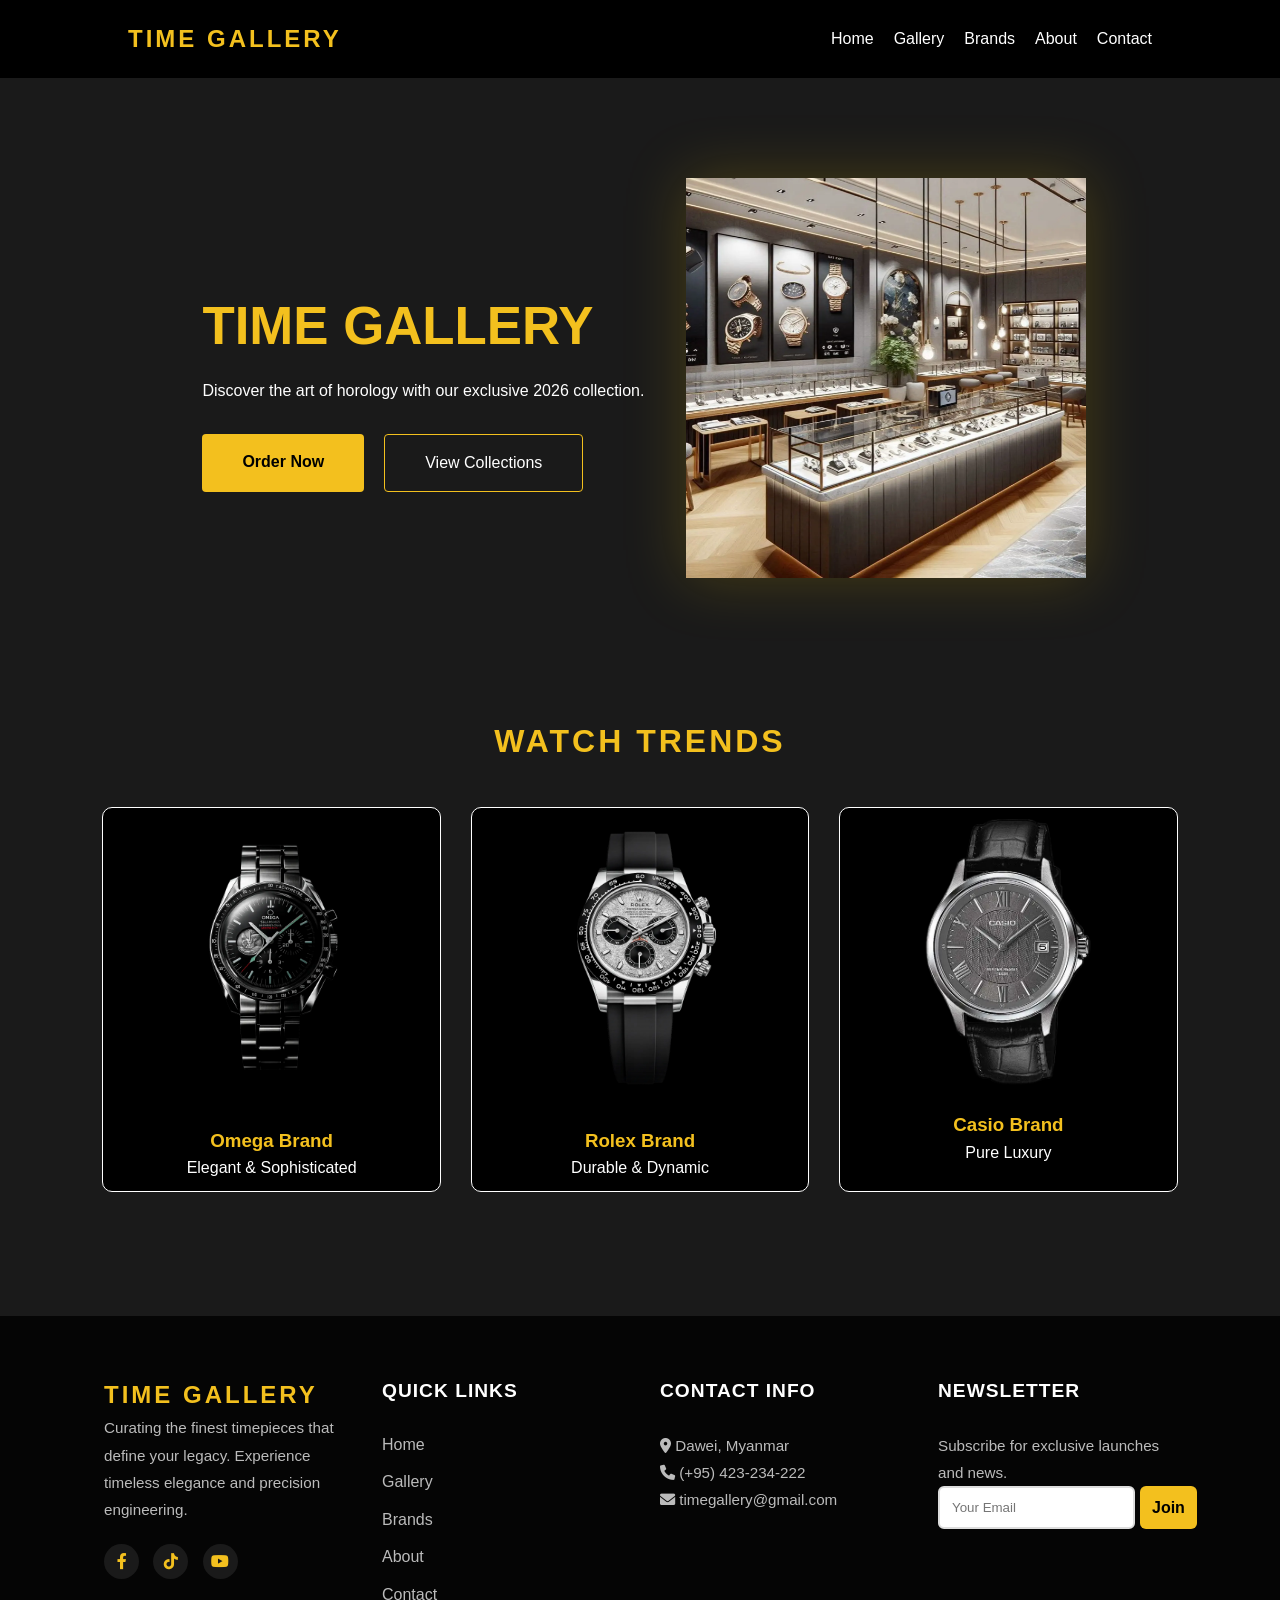
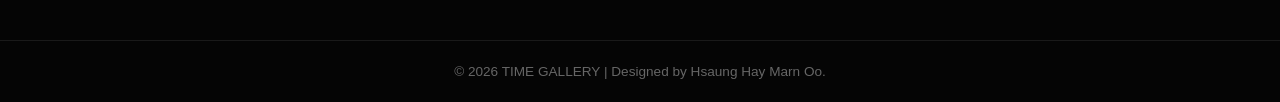
<file: index.html>
<!DOCTYPE html>
<html lang="en">
<head>
    <meta name="viewport" content="width=device-width, initial-scale=1.0">
    <meta name="description" content="Explore Time Gallery's exclusive collection of luxury timepieces. Shop authentic Rolex, Omega, Tissot, and Casio watches with guaranteed quality and elegance.">

<meta name="keywords" content="Time Gallery, Luxury Watches, Rolex, Omega, Tissot, Casio, Buy Watches Myanmar, Authentic Timepieces, Premium Watch Shop">
    <link rel="stylesheet" href="style.css">
     <link rel="stylesheet" href="https://cdnjs.cloudflare.com/ajax/libs/font-awesome/6.0.0/css/all.min.css">
    <title>TIME | Home</title>
</head>
<body>
    <nav>
        <div class="logo">TIME GALLERY</div>
        <div class="nav-links">
            <a href="index.html">Home</a>
            <a href="gallery.html">Gallery</a>
            <a href="brands.html">Brands</a>
            <a href="about.html">About</a>
            <a href="contact.html">Contact</a>
        </div>
    </nav>

   <main>
    <section class="modern-hero1">
     
        <div class="hero-container1">
            <div class="hero-text1">
                <h1 class="hero-title1">TIME GALLERY</h1>
                <p class="hero-intro1">Discover the art of horology with our exclusive 2026 collection.</p>
                <div class="hero-btns1">
                    <a href="order.html" class="btn-primary1">Order Now</a>
                    <a href="gallery.html" class="btn-secondary1">View Collections</a>
                </div>
            </div>
            <div class="hero-image1">
                <img src="clock stoere 2.webp" alt="Luxury Watch">
            </div>
        </div>
    </section>

    <section id="collections1" class="collections-section1">
        <h2 class="section-title1">Watch Trends</h2>
        <div class="collection-grid1">
            <div class="collection-card1">
                <div class="card-img1"><img src="omega no bg.webp" alt="Classic"></div>
                <h3>Omega Brand</h3>
                <p>Elegant & Sophisticated</p>
            </div>
            <div class="collection-card1">
                <div class="card-img1"><img src="Rolex Brand.webp" alt="Sport"></div>
                <h3>Rolex Brand</h3>
                <p>Durable & Dynamic</p>
            </div>
            <div class="collection-card1">
                <div class="card-img1"><img src="Casio_Brand_2.webp" alt="Luxury"></div>
                <h3>Casio Brand</h3>
                <p>Pure Luxury</p>
            </div>
        </div>
    </section>

</main>

   <footer class="main-footer">
    <div class="footer-container">
        <div class="footer-col">
            <div class="logo">TIME GALLERY</div>
            <p>Curating the finest timepieces that define your legacy. Experience timeless elegance and precision engineering.</p>
            <div class="social-icons">
                <a href="https://www.facebook.com/share/18MVpV5i3z/"><i class="fab fa-facebook-f"></i></a>
                <a href="https://www.tiktok.com/@marnmarnoo2008?_r=1&_t=ZS-95kJAKTh4nk"><i class="fab fa-tiktok"></i></a>
                <a href="www.youtube.com/@HsaungHayMarnOo-y4t"><i class="fab fa-youtube"></i></a>
            </div>
        </div>

        <div class="footer-col">
            <h4>Quick Links</h4>
            <ul>
            <li><a href="index.html">Home</a></li>
            <li><a href="gallery.html">Gallery</a></li>
            <li><a href="brands.html">Brands</a></li>
            <li><a href="about.html">About</a></li>
            <li><a href="contact.html">Contact</a></li>
            </ul>
        </div>

        <div class="footer-col">
            <h4>Contact Info</h4>
            <p><i class="fas fa-map-marker-alt"></i> Dawei, Myanmar</p>
            <p><i class="fas fa-phone"></i> (+95) 423-234-222</p>
            <p><i class="fas fa-envelope"></i> timegallery@gmail.com</p>
        </div>

        <div class="footer-col">
            <h4>Newsletter</h4>
            <p>Subscribe for exclusive launches and news.</p>
           
                <form action="#confirm-box4" class="confirm-box4-noti newsletter-form">
                <input type="email" placeholder="Your Email" required>
                <button type="submit" class="order-btn4">Join</button>
            </form>
        </div>
    </div>
    <div class="footer-bottom">
        <p>&copy; 2026 TIME GALLERY | Designed by Hsaung Hay Marn Oo.</p>
    </div>
</footer>
 <div id="confirm-box4" class="modal-overlay4">
    <div class="modal-content4">
        <h3>Successfully joined!</h3>
        <p>Thank you for your subscribing.</p>
        <a href="#" class="close-btn4">OK</a>
    </div>
</div>
</body>
</html>
</file>
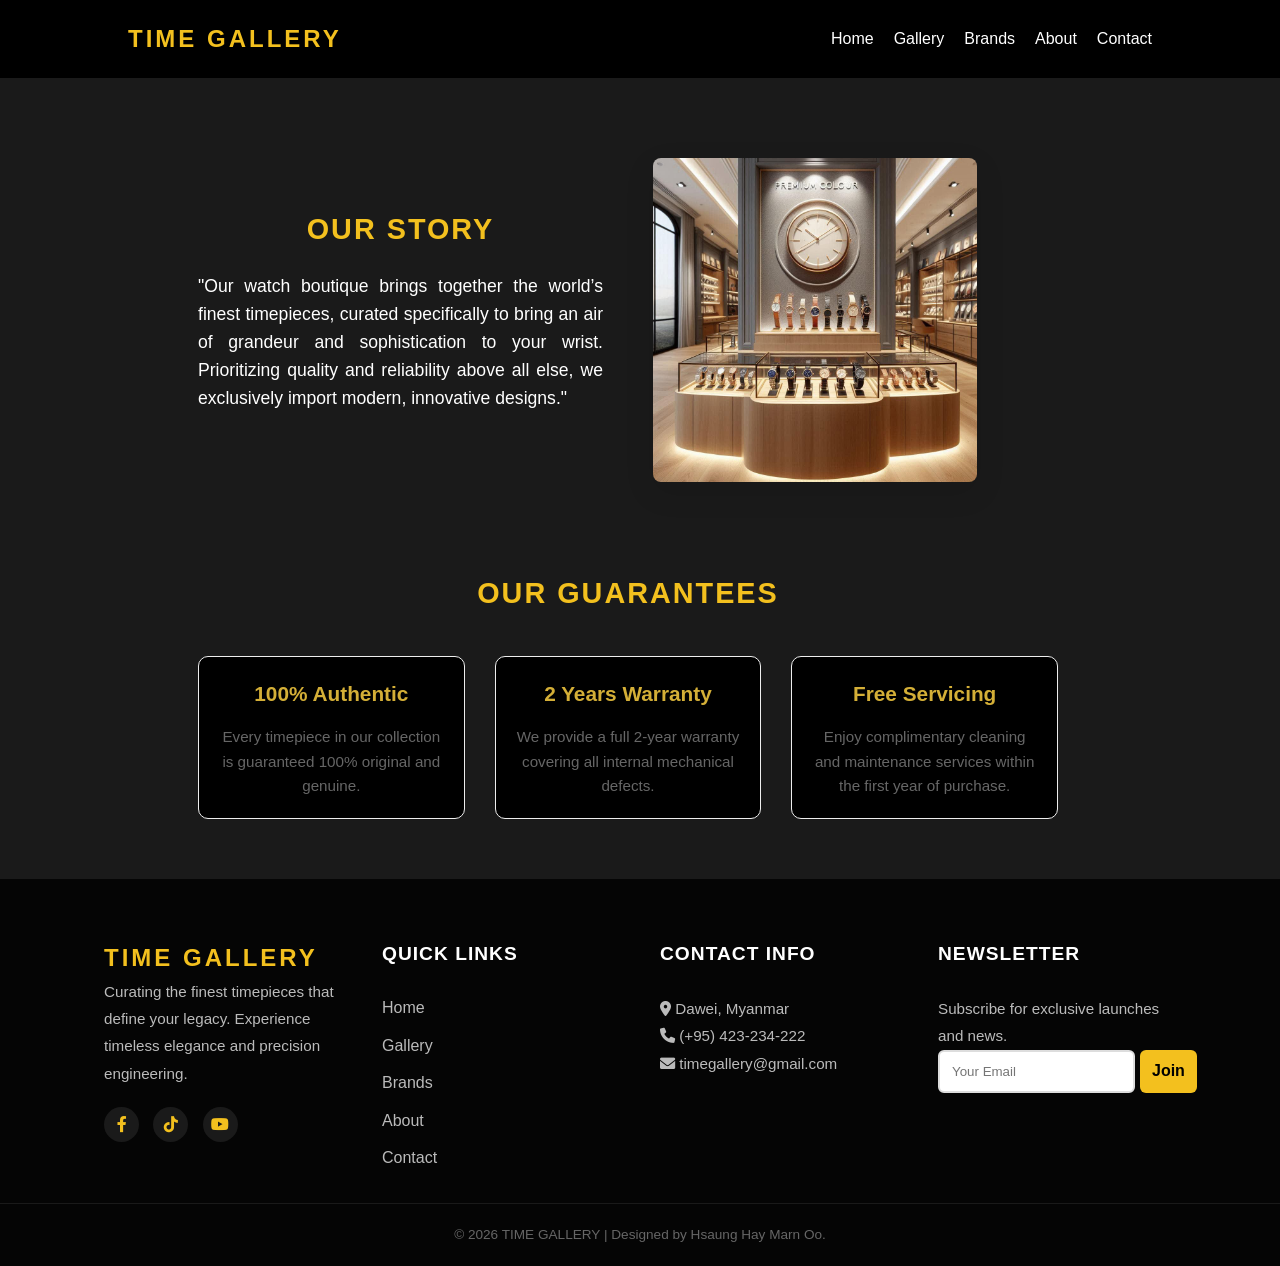
<file: about.html>
<!DOCTYPE html>
<html lang="en">
<head>
     <meta name="viewport" content="width=device-width, initial-scale=1.0">
       <link rel="stylesheet" href="https://cdnjs.cloudflare.com/ajax/libs/font-awesome/6.0.0/css/all.min.css">
    <link rel="stylesheet" href="style.css">
    <title>TIME | Contact</title>
   
</head>
<body>
    <nav>
        <div class="logo">TIME GALLERY</div>
        <div class="nav-links">
            <a href="index.html">Home</a>
            <a href="gallery.html">Gallery</a>
            <a href="brands.html">Brands</a>
            <a href="about.html">About</a>
            <a href="contact.html">Contact</a>
        </div>
    </nav>

     <section class="about-section">
        <div class="about-container">
            <div class="about-row">
                <div class="content-box">
                    <h2 class="title">Our Story</h2>
                    <p class="description">
                       "Our watch boutique brings together the world’s finest timepieces, curated specifically to bring an air of grandeur and sophistication to your wrist. Prioritizing quality and reliability above all else, we exclusively import modern, innovative designs."
                    </p>
                </div>
                <div class="image-box">
                    <img src="clock store.jpg" alt="Luxury Watch Display">
                </div>
            </div>

            <div class="guarantee-section">
                <h2 class="title center">Our Guarantees</h2>
                <div class="guarantee-grid">
                    <div class="g-card">
                        <h3>100% Authentic</h3>
                       <p>Every timepiece in our collection is guaranteed 100% original and genuine.</p>
                    </div>
                    <div class="g-card">
                        <h3>2 Years Warranty</h3>
                       <p>We provide a full 2-year warranty covering all internal mechanical defects.</p>
                    </div>
                    <div class="g-card">
                        <h3>Free Servicing</h3>
                        <p>Enjoy complimentary cleaning and maintenance services within the first year of purchase.</p>
                    </div>
                </div>
            </div>
        </div>
    </section>  

   <footer class="main-footer">
    <div class="footer-container">
        <div class="footer-col">
            <div class="logo">TIME GALLERY</div>
            <p>Curating the finest timepieces that define your legacy. Experience timeless elegance and precision engineering.</p>
            <div class="social-icons">
                <a href="https://www.facebook.com/share/18MVpV5i3z/"><i class="fab fa-facebook-f"></i></a>
                <a href="https://www.tiktok.com/@marnmarnoo2008?_r=1&_t=ZS-95kJAKTh4nk"><i class="fab fa-tiktok"></i></a>
                <a href="www.youtube.com/@HsaungHayMarnOo-y4t"><i class="fab fa-youtube"></i></a>
            </div>
        </div>

        <div class="footer-col">
            <h4>Quick Links</h4>
            <ul>
            <li><a href="index.html">Home</a></li>
            <li><a href="gallery.html">Gallery</a></li>
            <li><a href="brands.html">Brands</a></li>
            <li><a href="about.html">About</a></li>
            <li><a href="contact.html">Contact</a></li>
            </ul>
        </div>

        <div class="footer-col">
            <h4>Contact Info</h4>
            <p><i class="fas fa-map-marker-alt"></i> Dawei, Myanmar</p>
            <p><i class="fas fa-phone"></i> (+95) 423-234-222</p>
            <p><i class="fas fa-envelope"></i> timegallery@gmail.com</p>
        </div>

        <div class="footer-col">
            <h4>Newsletter</h4>
            <p>Subscribe for exclusive launches and news.</p>
           
                <form action="#confirm-box4" class="confirm-box4-noti newsletter-form">
                <input type="email" placeholder="Your Email" required>
                <button type="submit" class="order-btn4">Join</button>
            </form>
        </div>
    </div>
    <div class="footer-bottom">
        <p>&copy; 2026 TIME GALLERY | Designed by Hsaung Hay Marn Oo.</p>
    </div>
</footer>
 <div id="confirm-box4" class="modal-overlay4">
    <div class="modal-content4">
        <h3>Successfully joined!</h3>
        <p>Thank you for your subscribing.</p>
        <a href="#" class="close-btn4">OK</a>
    </div>
</div>
</body>
</html>
</file>
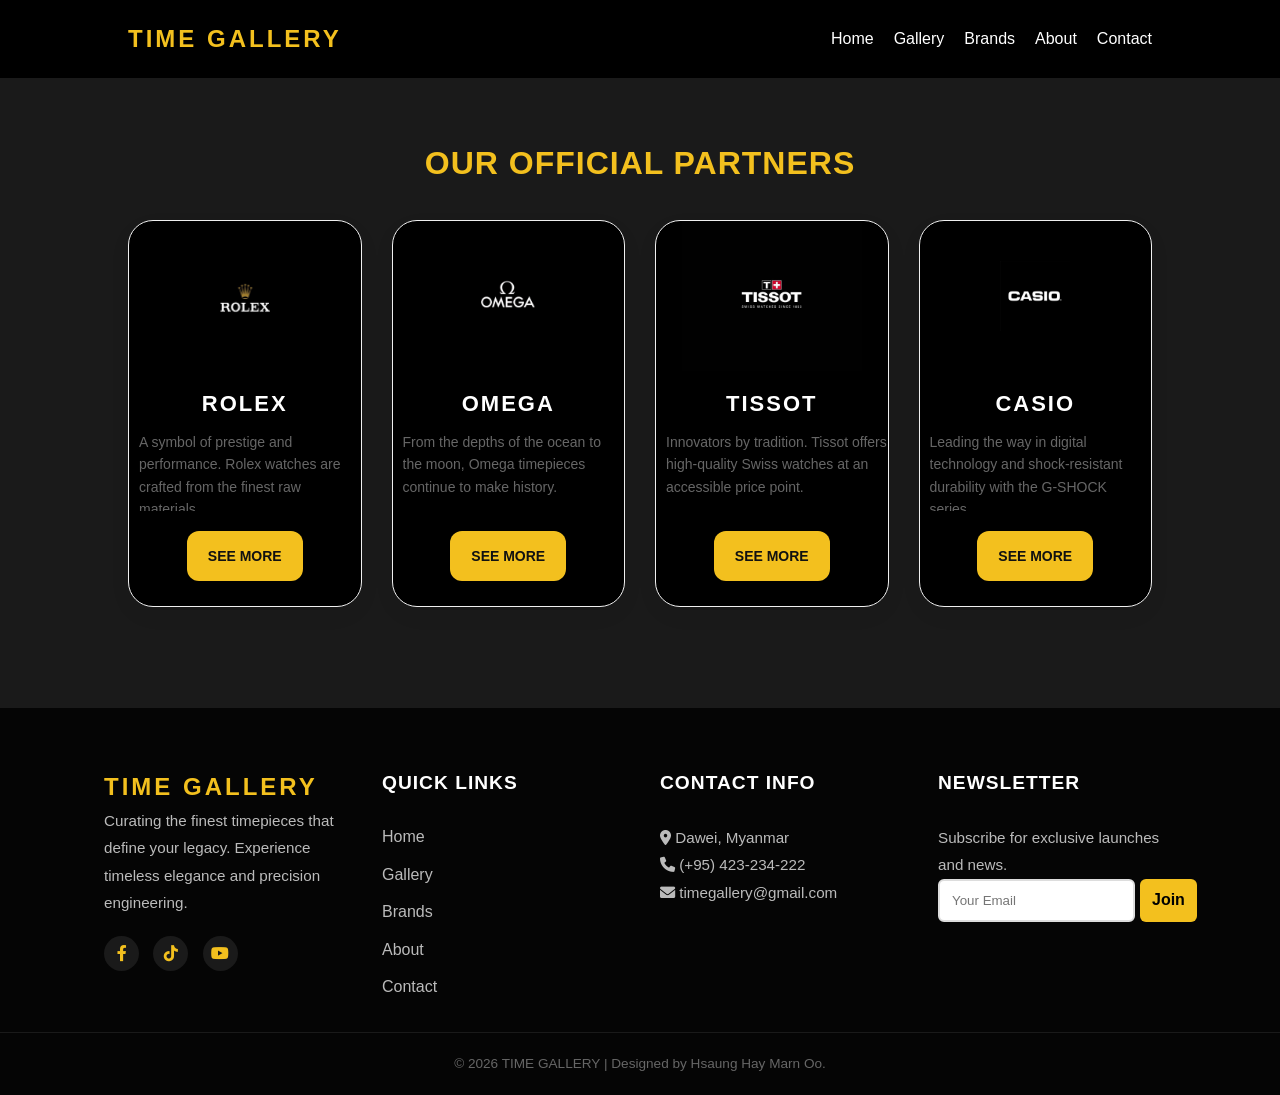
<file: brands.html>
<!DOCTYPE html>
<html lang="en">
<head>
    <meta charset="UTF-8">
    <meta name="viewport" content="width=device-width, initial-scale=1.0">
    <link rel="stylesheet" href="style.css">
     <link rel="stylesheet" href="https://cdnjs.cloudflare.com/ajax/libs/font-awesome/6.0.0/css/all.min.css">
    <title>TIME | Official Brands</title>
  
      
</head>
<body>
    <nav>
         <div class="logo">TIME GALLERY</div>
        <div class="nav-links">
            <a href="index.html">Home</a>
            <a href="gallery.html">Gallery</a>
            <a href="brands.html">Brands</a>
            <a href="about.html">About</a>
            <a href="contact.html">Contact</a>
        </div>
    </nav>

    <section class="brand">
        <h2>Our Official Partners</h2>
        <div class="brand-container">
            <div class="brand-card">
                <img src="rolex logo 3.jpg" alt="Rolex" class="brand-logo-img">
                <h3>Rolex</h3>
                <p>A symbol of prestige and performance. Rolex watches are crafted from the finest raw materials.</p>
                <a href="https://www.rolex.com" target="_blank" class="see-more-btn">SEE MORE</a>
            </div>

            <div class="brand-card">
                <img src="omega logo500.jpg" alt="Omega" class="brand-logo-img">
                <h3>Omega</h3>
                <p>From the depths of the ocean to the moon, Omega timepieces continue to make history.</p>
                <a href="https://www.omegawatches.com" target="_blank" class="see-more-btn">SEE MORE</a>
            </div>

            <div class="brand-card">
                <img src="Tissot logo.jpg" alt="Tissot" class="brand-logo-img">
                <h3>Tissot</h3>
                <p>Innovators by tradition. Tissot offers high-quality Swiss watches at an accessible price point.</p>
                <a href="https://www.tissotwatches.com" target="_blank" class="see-more-btn">SEE MORE</a>
            </div>

            <div class="brand-card">
                <img src="casiologo.jpg" alt="Casio" class="brand-logo-img" style="padding: 40px;">
<h3>Casio</h3>
                <p>Leading the way in digital technology and shock-resistant durability with the G-SHOCK series.</p>
                <a href="https://www.casio.com" target="_blank" class="see-more-btn">SEE MORE</a>
            </div>
        </div>
    </section>

    <footer class="main-footer">
    <div class="footer-container">
        <div class="footer-col">
            <div class="logo">TIME GALLERY</div>
            <p>Curating the finest timepieces that define your legacy. Experience timeless elegance and precision engineering.</p>
            <div class="social-icons">
                <a href="https://www.facebook.com/share/18MVpV5i3z/"><i class="fab fa-facebook-f"></i></a>
                <a href="https://www.tiktok.com/@marnmarnoo2008?_r=1&_t=ZS-95kJAKTh4nk"><i class="fab fa-tiktok"></i></a>
                <a href="www.youtube.com/@HsaungHayMarnOo-y4t"><i class="fab fa-youtube"></i></a>
            </div>
        </div>

        <div class="footer-col">
            <h4>Quick Links</h4>
            <ul>
            <li><a href="index.html">Home</a></li>
            <li><a href="gallery.html">Gallery</a></li>
            <li><a href="brands.html">Brands</a></li>
            <li><a href="about.html">About</a></li>
            <li><a href="contact.html">Contact</a></li>
            </ul>
        </div>

        <div class="footer-col">
            <h4>Contact Info</h4>
            <p><i class="fas fa-map-marker-alt"></i> Dawei, Myanmar</p>
            <p><i class="fas fa-phone"></i> (+95) 423-234-222</p>
            <p><i class="fas fa-envelope"></i> timegallery@gmail.com</p>
        </div>

        <div class="footer-col">
            <h4>Newsletter</h4>
            <p>Subscribe for exclusive launches and news.</p>
           
                <form action="#confirm-box4" class="confirm-box4-noti newsletter-form">
                <input type="email" placeholder="Your Email" required>
                <button type="submit" class="order-btn4">Join</button>
            </form>
        </div>
    </div>
    <div class="footer-bottom">
        <p>&copy; 2026 TIME GALLERY | Designed by Hsaung Hay Marn Oo.</p>
    </div>
</footer>
 <div id="confirm-box4" class="modal-overlay4">
    <div class="modal-content4">
        <h3>Successfully joined!</h3>
        <p>Thank you for your subscribing.</p>
        <a href="#" class="close-btn4">OK</a>
    </div>
</div>
</body>
</html>
</file>
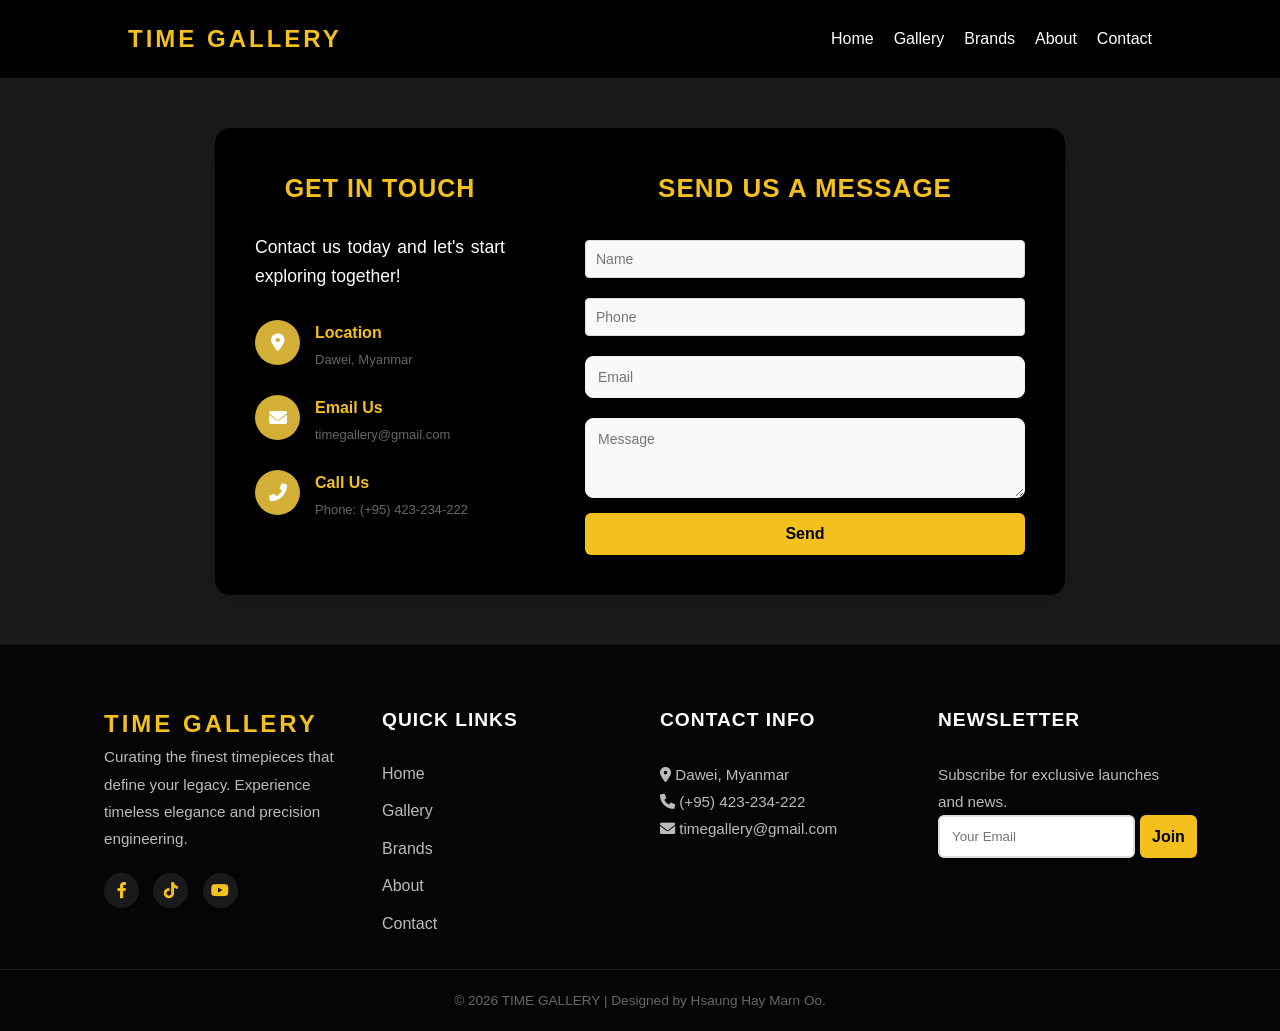
<file: contact.html>
<!DOCTYPE html>
<html lang="en">
<head>
     <meta name="viewport" content="width=device-width, initial-scale=1.0">
     <meta name="description" content="Explore Time Gallery's exclusive collection of luxury timepieces. Shop authentic Rolex, Omega, Tissot, and Casio watches with guaranteed quality and elegance.">

<meta name="keywords" content="Time Gallery, Luxury Watches, Rolex, Omega, Tissot, Casio, Buy Watches Myanmar, Authentic Timepieces, Premium Watch Shop">
       <link rel="stylesheet" href="https://cdnjs.cloudflare.com/ajax/libs/font-awesome/6.0.0/css/all.min.css">
    <link rel="stylesheet" href="style.css">
    <title>TIME | Contact</title>
   
</head>
<body>
    <nav>
        <div class="logo">TIME GALLERY</div>
        <div class="nav-links">
            <a href="index.html">Home</a>
            <a href="gallery.html">Gallery</a>
            <a href="brands.html">Brands</a>
            <a href="about.html">About</a>
            <a href="contact.html">Contact</a>
        </div>
    </nav>

  <main id="contact">
             <div class="contact-container">
        <div class="contact-info">
            <h2>Get in touch</h2>
            <p class="description">Contact us today and let's start exploring together!</p>
            
            <div class="info-item">
                <div class="icon-box"><i class="fas fa-map-marker-alt"></i></div>
                <div>
                    <h3>Location</h3>
                    <p>Dawei, Myanmar</p>
                </div>
            </div>

            <div class="info-item">
                <div class="icon-box"><i class="fas fa-envelope"></i></div>
                <div>
                    <h3>Email Us</h3>
                    <p>timegallery@gmail.com</p>
                </div>
            </div>

            <div class="info-item">
                <div class="icon-box"><i class="fas fa-phone-alt"></i></div>
                <div>
                    <h3>Call Us</h3>
                    <p>Phone: (+95) 423-234-222</p>
                </div>
            </div>

        </div>

        <div class="contact-form">
            <h2>Send us a message</h2>
            <form action="#confirm-box2">
                <div class="form-row">
                    <div class="form-group">
                        <label></label>
                        <input type="text" placeholder="Name" required>
                    </div>
                
                </div>

                <div class="form-row">
                    <div class="form-group">
                        <label></label>
                        <input type="text" placeholder="Phone" required>
                    </div>
                  
                </div>

               <div class="form-group">
                        <label></label>
                        <input type="email" placeholder="Email" required>
                    </div>
                <div class="form-group">
                    <label></label>
                    <textarea rows="4" placeholder="Message" required></textarea>
                </div>
                <button type="submit" class="order-btn2">Send</button>
            </form>
        </div>
    </div>
</main>

<div id="confirm-box2" class="modal-overlay2">
    <div class="modal-content2">
        <h3>Message Received!</h3>
        <p>Our team will reply you within 24 hours.</p>
        <a href="#" class="close-btn2">OK</a>
    </div>
</div>
    


     <footer class="main-footer">
    <div class="footer-container">
        <div class="footer-col">
            <div class="logo">TIME GALLERY</div>
            <p>Curating the finest timepieces that define your legacy. Experience timeless elegance and precision engineering.</p>
            <div class="social-icons">
                <a href="https://www.facebook.com/share/18MVpV5i3z/"><i class="fab fa-facebook-f"></i></a>
                <a href="https://www.tiktok.com/@marnmarnoo2008?_r=1&_t=ZS-95kJAKTh4nk"><i class="fab fa-tiktok"></i></a>
                <a href="www.youtube.com/@HsaungHayMarnOo-y4t"><i class="fab fa-youtube"></i></a>
            </div>
        </div>

        <div class="footer-col">
            <h4>Quick Links</h4>
            <ul>
            <li><a href="index.html">Home</a></li>
            <li><a href="gallery.html">Gallery</a></li>
            <li><a href="brands.html">Brands</a></li>
            <li><a href="about.html">About</a></li>
            <li><a href="contact.html">Contact</a></li>
            </ul>
        </div>

        <div class="footer-col">
            <h4>Contact Info</h4>
            <p><i class="fas fa-map-marker-alt"></i> Dawei, Myanmar</p>
            <p><i class="fas fa-phone"></i> (+95) 423-234-222</p>
            <p><i class="fas fa-envelope"></i> timegallery@gmail.com</p>
        </div>

        <div class="footer-col">
            <h4>Newsletter</h4>
            <p>Subscribe for exclusive launches and news.</p>
           
                <form action="#confirm-box4" class="confirm-box4-noti newsletter-form">
                <input type="email" placeholder="Your Email" required>
                <button type="submit" class="order-btn4">Join</button>
            </form>
        </div>
    </div>
    <div class="footer-bottom">
        <p>&copy; 2026 TIME GALLERY | Designed by Hsaung Hay Marn Oo.</p>
    </div>
</footer>
 <div id="confirm-box4" class="modal-overlay4">
    <div class="modal-content4">
        <h3>Successfully joined!</h3>
        <p>Thank you for your subscribing.</p>
        <a href="#" class="close-btn4">OK</a>
    </div>
</div>

</body>
</html>
</file>
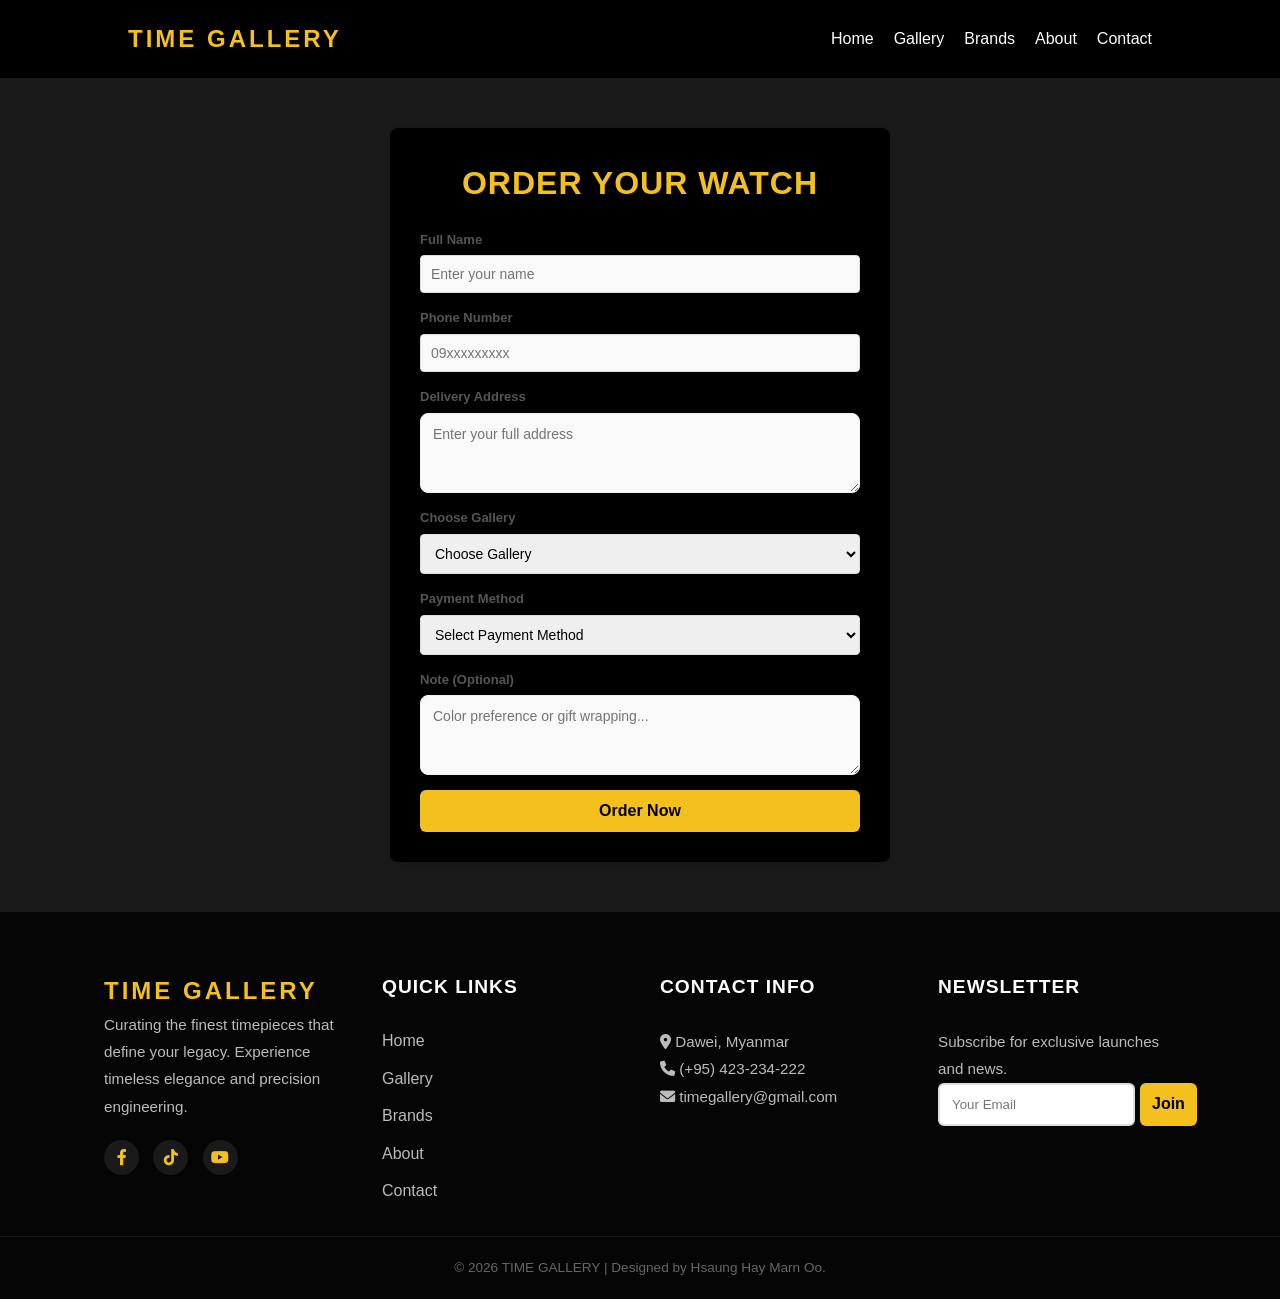
<file: order.html>
<!DOCTYPE html>
<html lang="en">
<head>
        <meta name="viewport" content="width=device-width, initial-scale=1.0">
        <meta name="description" content="Explore Time Gallery's exclusive collection of luxury timepieces. Shop authentic Rolex, Omega, Tissot, and Casio watches with guaranteed quality and elegance.">

<meta name="keywords" content="Time Gallery, Luxury Watches, Rolex, Omega, Tissot, Casio, Buy Watches Myanmar, Authentic Timepieces, Premium Watch Shop">
       <link rel="stylesheet" href="https://cdnjs.cloudflare.com/ajax/libs/font-awesome/6.0.0/css/all.min.css">
    <link rel="stylesheet" href="style.css">
    <title>TIME | Order</title>
   
</head>
<body>
    <nav>
        <div class="logo">TIME GALLERY</div>
        <div class="nav-links">
            <a href="index.html">Home</a>
            <a href="gallery.html">Gallery</a>
            <a href="brands.html">Brands</a>
            <a href="about.html">About</a>
            <a href="contact.html">Contact</a>
        </div>
    </nav>

   
  <div class="order-container">
    <h2>Order Your Watch</h2>
    <form action="#confirm-box1">
        <div class="form-group">
            <label for="name">Full Name</label>
            <input type="text" id="name" name="name" placeholder="Enter your name" required>
        </div>

        <div class="form-group">
            <label for="phone">Phone Number</label>
            <input type="tel" id="phone" name="phone" placeholder="09xxxxxxxxx" required>
        </div>

        <div class="form-group">
            <label for="address">Delivery Address</label>
            <textarea id="address" name="address" placeholder="Enter your full address" required></textarea>
        </div>

       <div class="form-group">
            <label for="gallery">Choose Gallery</label>
            <select id="gallery" name="gallery" required>
                <option value="" disabled selected>Choose Gallery</option>
                <option>Watch1</option>
                <option>Watch2</option>
                <option>Watch3</option>
               
                
            </select>
        </div>

        <div class="form-group">
            <label for="payment">Payment Method</label>
            <select id="payment" name="payment" required>
                <option value="" disabled selected>Select Payment Method</option>
                <option value="kbz_pay">KBZ Pay</option>
                <option value="kpay">Kpay</option>
                <option value="wave_pay">Wave Pay</option>
                <option value="cod">Cash on Delivery</option>
                <option value="bank_transfer">Mobile Banking</option>
            </select>
        </div>

        <div class="form-group">
            <label for="remark">Note (Optional)</label>
            <textarea id="remark" name="remark" placeholder="Color preference or gift wrapping..."></textarea>
        </div>

        <button type="submit" class="order-btn1">Order Now</button>
    </form>
</div>

<div id="confirm-box1" class="modal-overlay1">
    <div class="modal-content1">
        <h3>Confirmed Order!</h3>
        <p>Thank you for your order.</p>
        <a href="#" class="close-btn1">OK</a>
    </div>
</div>


    


     <footer class="main-footer">
    <div class="footer-container">
        <div class="footer-col">
            <div class="logo">TIME GALLERY</div>
            <p>Curating the finest timepieces that define your legacy. Experience timeless elegance and precision engineering.</p>
            <div class="social-icons">
                <a href="https://www.facebook.com/share/18MVpV5i3z/"><i class="fab fa-facebook-f"></i></a>
                <a href="https://www.tiktok.com/@marnmarnoo2008?_r=1&_t=ZS-95kJAKTh4nk"><i class="fab fa-tiktok"></i></a>
                <a href="www.youtube.com/@HsaungHayMarnOo-y4t"><i class="fab fa-youtube"></i></a>
            </div>
        </div>

        <div class="footer-col">
            <h4>Quick Links</h4>
            <ul>
            <li><a href="index.html">Home</a></li>
            <li><a href="gallery.html">Gallery</a></li>
            <li><a href="brands.html">Brands</a></li>
            <li><a href="about.html">About</a></li>
            <li><a href="contact.html">Contact</a></li>
            </ul>
        </div>

        <div class="footer-col">
            <h4>Contact Info</h4>
            <p><i class="fas fa-map-marker-alt"></i> Dawei, Myanmar</p>
            <p><i class="fas fa-phone"></i> (+95) 423-234-222</p>
            <p><i class="fas fa-envelope"></i> timegallery@gmail.com</p>
        </div>

        <div class="footer-col">
            <h4>Newsletter</h4>
            <p>Subscribe for exclusive launches and news.</p>
           
                <form action="#confirm-box4" class="confirm-box4-noti newsletter-form">
                <input type="email" placeholder="Your Email" required>
                <button type="submit" class="order-btn4">Join</button>
            </form>
        </div>
    </div>
    <div class="footer-bottom">
        <p>&copy; 2026 TIME GALLERY | Designed by Hsaung Hay Marn Oo.</p>
    </div>
</footer>
 <div id="confirm-box4" class="modal-overlay4">
    <div class="modal-content4">
        <h3>Successfully joined!</h3>
        <p>Thank you for your subscribing.</p>
        <a href="#" class="close-btn4">OK</a>
    </div>
</div>

</body>
</html>
</file>
<file: style.css>
* { margin: 0; padding: 0; box-sizing: border-box; font-family: 'Segoe UI', sans-serif; }
body { line-height: 1.6; color: #333; background: #1a1a1a; }
a { text-decoration: none; color: inherit; }
ul { list-style: none; }


nav {
    background: #000;
    color: #fff;
    display: flex;
    justify-content: space-between;
    padding: 20px 10%;
    align-items: center;
    position: sticky;
    top: 0;
    z-index: 1000;
}
.logo { font-size: 24px; font-weight: bold; letter-spacing: 3px; color:#F3C01E; }
.nav-links { display: flex; gap: 20px; }
.nav-links a:hover {  color:#F3C01E; }


section { padding: 60px 10%; background: #fff; min-height: 70vh; }
h2 { text-align: center; margin-bottom: 40px; font-size: 2rem; text-transform: uppercase; }





   
.modern-hero1 {
    position: relative;
    padding: 100px 8%;
    display: flex;
    align-items: center;
    min-height: 400px;
    overflow: hidden;
    background-color: #1a1a1a;
}


.hero-container1 {
    position: relative;
    z-index: 2;
    display: grid;
    grid-template-columns: 1fr 1fr;
    align-items: center;
    width: 90%;
    margin-left: 100px;
}

.hero-title1 {
    font-size: 3.3rem;
    line-height: 2;
    text-transform: uppercase;
    font-weight: 800;
    color: #f3c01e;
}

.hero-intro1{
    color: #fff;
}


.hero-btns1 {
    display: flex;
    gap: 20px;
    margin-top: 30px;
}

.btn-primary1 {
    background: #f3c01e;
    color: #000;
    padding: 15px 40px;
    border-radius: 4px;
    text-decoration: none;
    font-weight: 700;
}

.btn-secondary1 {
    border: 1px solid #f3c01e;
    color: #fff;
    padding: 15px 40px;
    border-radius: 4px;
    text-decoration: none;
}

.hero-image1 img {
    width: 400px;
    height: 400px;
    filter: drop-shadow(0 0 30px rgba(255,204,0,0.2));
    animation: float 4s ease-in-out infinite;
}

@keyframes float {
    0%, 100% { transform: translateY(0); }
    50% { transform: translateY(-20px); }
}
/* --- Collections Section --- */
.collections-section1 {
    padding: 30px 8%;
    text-align: center;
     background-color: #1a1a1a;
     color: #fff;

     

    
}

.section-title1 {
    font-size: 2rem;
    margin-bottom: 40px;
    letter-spacing: 3px;
}

.collection-grid1 {
    display: grid;
    grid-template-columns: repeat(auto-fit, minmax(300px, 1fr));
    gap: 30px;
}

.collection-card1 {
    background: #000;
    padding: 10px;
    border-radius: 10px;
    transition: 0.4s;
    border: 1px solid #fff;

}

.collection-card1 h3{
    color: #f3c01e;
}

.collection-card1 p{
    color: #fff;
}


.collection-card1:hover {
    border-color: #f3c01e;
    transform: translateY(-10px);
}

.card-img1 img {
    width: 60%;
    border-radius: 5px;
    margin-bottom: 15px;
  
}



        .gallery h2{
            color:#F3C01E;
              }

        .gallery{
            background-color: #1a1a1a;
        } 
        
        .gallery-grid {
            display: grid;
            grid-template-columns:repeat(4,1fr);
            gap: 30px;
            margin-top: 30px;
            
        }

        .gallery-item {
            background-color:#000; border-radius: 25px; overflow: hidden;
            transition: all 0.4s ease;
            position: relative; border: 1px solid #f0f0f0;
            box-shadow: 0 8px 25px rgba(0,0,0,0.04);
            display: flex; flex-direction: column;
            align-items: center;
            padding-bottom: 25px;
        }

        .gallery-item:hover {
             transform: translateY(-10px);
             box-shadow: 0 15px 35px rgba(255, 204, 0, 0.2);
              border-color: #F3C01E;
             }


        .gallery-item img {
            width: 100%;
            height: 180px;
            object-fit: contain; 
            margin-bottom: 15px;
         
        }

        .gallery-item h3 {
            font-size: 16px;
            margin-bottom: 10px;
            text-transform: uppercase;
            letter-spacing: 1px;
            color: #ffffff;
        }

        .gallery-item .price {
            font-weight: bold;
            color: #ffffff;
            margin-bottom: 15px;
            display: block;
        }

        .order-btn-sm {
            background:#F3C01E; color: #111; 
            border: none;
            width: 50%; 
            padding: 14px;
            border-radius: 12px; 
            font-weight: 600;
            cursor: pointer; 
            transition: 0.3s; display: flex; align-items: center; justify-content: center; gap: 8px;
            text-decoration: none; font-size: 14px;transition: 1.1s;

        }

        .order-btn-sm:hover {
         background: #ffb700;
             color: #111; 
             transform: scale(1.1);
        }

            .brand h2{
             color:#F3C01E;
             }

         .brand{
            background-color: #1a1a1a;
            
            
            
        }
        .brand-container {
            display: grid;
            grid-template-columns:repeat(4,1fr);
            gap: 30px;
            margin-top: 30px;
           
        }

        .brand-card {
           
            background:#000; border-radius: 25px; overflow: hidden;
            transition: all 0.4s ease;
            position: relative; border: 1px solid #f0f0f0;
            box-shadow: 0 8px 25px rgba(0,0,0,0.04);
            display: flex; flex-direction: column; align-items: center; padding-bottom: 25px;

        }

        .brand-card:hover {
            transform: translateY(-10px); 
            box-shadow: 0 15px 35px rgba(255, 204, 0, 0.2); 
            border-color:  #f3c01e;
        }

        .brand-logo-img {
            width: 100%;
            height: 150px;
            object-fit: contain; 
            margin-bottom:15px;
           
        }

        .brand-card h3 {
            font-size: 22px;
            margin-bottom: 10px;
            letter-spacing: 2px;
            text-transform: uppercase;
            color: #ffffff;
        }

        .brand-card p {
            font-size: 14px;
            color: #666;
            margin-bottom: 20px;
            height: 80px; /* စာသားညီအောင် */
            overflow: hidden;
            margin-left: 10px;
        }

        .see-more-btn {
             background:#f3c01e; color: #111; 
             border: none;
              width: 50%; 
            padding: 14px;
             border-radius: 12px; 
             font-weight: 600;
              cursor: pointer; 
            transition: 0.3s; display: flex; align-items: center; justify-content: center; gap: 8px;
            text-decoration: none; font-size: 14px;transition: 1.1s;
        }

        .see-more-btn:hover {
            background: #ffb700;
             color: #111; 
             transform: scale(1.1);
        }



       #contact {
    background-color: #1a1a1a;
    padding: 50px;
    display: flex;
    justify-content: center;
    font-family: 'Segoe UI', Tahoma, Geneva, Verdana, sans-serif;
}

.contact-container {

    width: 100%;
    max-width: 850px;
    display: flex;
    border-radius: 15px;
    overflow: hidden;
    box-shadow: 0 10px 30px rgba(0,0,0,0.1);
}


.contact-info {
    flex: 1;
    padding: 40px;
    background-color: #000;
  
}

.contact-info h2 {
    font-size: 25px;
    color: #f3c01e;
    margin-bottom: 25px;

}

.description {
    color: #777;
    font-size: 14px;
    margin-bottom: 30px;
    line-height: 1.6;
}

.info-item {
    display: flex;
    align-items: flex-start;
    margin-bottom: 25px;
}

.icon-box {
    width: 45px;
    height: 45px;
    background-color:#D4AF37;
    color: white;
    border-radius: 50%;
    display: flex;
    align-items: center;
    justify-content: center;
    margin-right: 15px;
    font-size: 18px;
}

.info-item h3 {
    font-size: 16px;
    margin: 0 0 5px 0;
    color: #f3c01e;
}

.info-item p {
    font-size: 13px;
    color: #666;
    margin: 0;
    line-height: 1.5;
}


.contact-form {
    flex: 1.2;
    padding: 40px;
    background-color: #000;
}

.contact-form h2 {
    font-size: 26px;
    margin-bottom: 25px;
    color: #f3c01e;
}

.form-row {
    display: flex;
    gap: 20px;
}

.form-group {
    flex: 1;
    margin-bottom: 15px;
    display: flex;
    flex-direction: column;
}

.form-group label {
    font-size: 13px;
    font-weight: 600;
    margin-bottom: 5px;
    color: #555;
}

.form-group input, .form-group textarea {
    padding: 12px;
    border: 1px solid #f0f0f0;
    background-color: #f9f9f9;
    border-radius: 8px;
    font-size: 14px;
}


       
.order-btn2 {
    padding: 12px;
     border-radius: 6px;
    font-size: 16px;
    width: 440px;
    background:#f3c01e;
    border: none;
    color: #000;
    font-weight: bold;
    cursor: pointer;
    white-space: nowrap;
  
}


.modal-overlay2 {
    position: fixed;
    top: 0; left: 0;
    width: 100%; height: 100%;
    background: rgba(0, 0, 0, 0.5);
    display: none; 
    justify-content: center;
    align-items: center;
}

.modal-overlay2:target {
    display: flex;
}

.modal-content2 {
    background:#fff;
    color: #111;
    padding: 25px;
    border-radius: 8px;
    text-align: center;
    box-shadow: 0 5px 15px rgba(0,0,0,0.3);
    animation: fadeIn 0.3s;
}

.close-btn2 {
    display: inline-block;
    margin-top: 15px;
    padding: 8px 25px;
    background: #f3c01e;
    color: white;
    text-decoration: none;
    border-radius: 5px;
}








.about-section{
    background-color: #1a1a1a;
}
.about-container {
    max-width: 900px;
    margin: 20px 0 0 50px;
    padding: 0 20px;

}


.about-row {
    display: flex;
    align-items: center;
    gap: 50px;
    margin-bottom: 80px;
    flex-wrap: wrap;
}

.content-box, .image-box {
    flex: 1;
    min-width: 300px;
}

.title {
    font-size: 1.8rem;
     color: #f3c01e;
    margin-bottom: 20px;
    text-transform: uppercase;
    letter-spacing: 2px;
}

.description {
    font-size: 1.1rem;
    color: #fff;
    text-align: justify;
}

.image-box img {
    width: 80%;
    height: auto;
    border-radius: 8px;
    box-shadow: 0 10px 30px rgba(0,0,0,0.1);
}

.center {
    text-align: center;
    margin-bottom: 40px;
}

.guarantee-grid {
    display: grid;
    grid-template-columns:repeat(3,1fr);
    gap: 30px;
}

.g-card {
    background: #000;
    padding: 20px;
    text-align: center;
    border-radius: 10px;
    border: 1px solid #eee;
    transition: 0.3s;
}

.g-card:hover {
    transform: translateY(-10px);
    box-shadow: 0 15px 35px rgba(255, 204, 0, 0.2);
    border-color: #F3C01E;
}

.g-card h3 {
    color: #d4af37;
    margin-bottom: 15px;
    font-size: 1.3rem;
}

.g-card p {
    font-size: 0.95rem;
    color: #666;
}

/* Footer Styling--------------------------------------- */
.main-footer {
    background-color: #050505;
    color: #fff;
    padding: 60px 0 20px;
   
}

.footer-container {
    max-width: 1200px;
    margin: 0 auto;
    display: grid;
    grid-template-columns: repeat(auto-fit, minmax(200px, 1fr));
    gap: 40px;
    padding: 0 5%;
}

.footer-col h4 {
    color: var(--gold);
    font-size: 1.2rem;
    margin-bottom: 25px;
    position: relative;
    text-transform: uppercase;
    letter-spacing: 1px;
}


.footer-col p {
    color: #bbb;
    font-size: 0.95rem;
    line-height: 1.8;
}


.footer-col ul {
    list-style: none;
    align-items: flex-start;
}

.footer-col ul li {
    margin-bottom: 12px;
}

.footer-col ul li a {
    color: #bbb;
    transition: 0.3s;
  text-align: left;
}

.footer-col ul li a:hover {
    color: #f3c01e;
    padding-left: 8px;
}

/* Social Icons */
.social-icons {
    margin-top: 20px;
}

.social-icons a {
    display: inline-block;
    width: 35px;
    height: 35px;
    background: #1a1a1a;
    color:#f3c01e;
    text-align: center;
    line-height: 35px;
    border-radius: 50%;
    margin-right: 10px;
    transition: 0.4s;
}

.social-icons a:hover {
    background:#f3c01e;
    color: #1a1a1a;
    transform: translateY(-5px);
}
.footer-form {
    display: flex;
    margin-top: 15px;
}

.footer-form input {
    padding: 10px;
    background: #1a1a1a;
    border: 1px solid #333;
    color: #fff;
    width: 70%;
}

.footer-form button {
    width: 30%;
    background: var(--gold);
    border: none;
    color: #000;
    font-weight: bold;
    cursor: pointer;
}

/* Copyright Bar */
.footer-bottom {
    text-align: center;
    padding-top: 20px;
    margin-top: 20px;
    border-top: 1px solid #1a1a1a;
    font-size: 0.85rem;
    color: #666;
}


.newsletter-form{
    display: flex;
    gap: 5px;
    align-self:center;
}
.confirm-box4-noti input {
    flex: 1;
    padding: 12px;
    border: 2px solid #ddd;
    border-radius: 6px;
    box-sizing: border-box;
    transition: border-color 0.3s;
}


.order-btn4 {
    padding: 12px;
     border-radius: 6px;
    font-size: 16px;
    width: auto;
    background:#f3c01e;
    border: none;
    color: #000;
    font-weight: bold;
    cursor: pointer;
    white-space: nowrap;
}


.modal-overlay4 {
    position: fixed;
    top: 0; left: 0;
    width: 100%; height: 100%;
    background: rgba(0, 0, 0, 0.5);
    display: none; 
    justify-content: center;
    align-items: center;
}

.modal-overlay4:target {
    display: flex;
}

.modal-content4 {
    background:#fff;
    color: #111;
    padding: 25px;
    border-radius: 8px;
    text-align: center;
    box-shadow: 0 5px 15px rgba(0,0,0,0.3);
    animation: fadeIn 0.3s;
}

.close-btn4 {
    display: inline-block;
    margin-top: 15px;
    padding: 8px 25px;
    background: #f3c01e;
    color: white;
    text-decoration: none;
    border-radius: 5px;
}

@keyframes fadeIn {
    from { opacity: 0; transform: translateY(-20px); }
    to { opacity: 1; transform: translateY(0); }
}

 .order-container {
            background: #000;
            padding: 30px;
            border-radius: 8px;
            box-shadow: 0 4px 10px rgba(0,0,0,0.1);
            max-width: 500px;
            width: 90%;
            margin:50px auto;
        }

        h2 {
            text-align: center;
            color: #f3c01e;
            margin-bottom: 20px;
            text-transform: uppercase;
            letter-spacing: 1px;
        }

        .form-group {
            margin-bottom: 15px;
        }

        label {
            display: block;
            margin-bottom: 5px;
            font-weight: 600;
            color: #ccc;
        }

        input[type="text"],
        input[type="tel"],
        select,
        textarea {
            width: 100%;
            padding: 10px;
            border: 1px solid #ddd;
            border-radius: 4px;
            box-sizing: border-box; 
            font-size: 14px;
        }

        textarea {
            resize: vertical;
            height: 80px;
        }

        .submit-btn {
            width: 100%;
            background-color: #f3c01e;
            color: #000;
            padding: 12px;
            border: none;
            border-radius: 4px;
            cursor: pointer;
            font-size: 16px;
            font-weight: bold;
            margin-top: 10px;
            transition: background 0.3s;
        }

        .submit-btn:hover {
            background-color:#ffb700 ;
            color: #000;
        }
        

        
.order-btn1 {
    padding: 12px;
     border-radius: 6px;
    font-size: 16px;
    width: 100%;
    background:#f3c01e;
    border: none;
    color: #000;
    font-weight: bold;
    cursor: pointer;
    white-space: nowrap;
  
}


.modal-overlay1 {
    position: fixed;
    top: 0; left: 0;
    width: 100%; height: 100%;
    background: rgba(0, 0, 0, 0.5);
    display: none; 
    justify-content: center;
    align-items: center;
}

.modal-overlay1:target {
    display: flex;
}

.modal-content1 {
    background:#fff;
    color: #111;
    padding: 25px;
    border-radius: 8px;
    text-align: center;
    box-shadow: 0 5px 15px rgba(0,0,0,0.3);
    animation: fadeIn 0.3s;
}

.close-btn1 {
    display: inline-block;
    margin-top: 15px;
    padding: 8px 25px;
    background: #f3c01e;
    color: white;
    text-decoration: none;
    border-radius: 5px;
}


@media screen and (max-width: 768px) {
   
    nav {
        flex-direction: column;
        padding: 15px 5%;
    }
    .nav-links {
        margin-top: 15px;
        gap: 10px;
        font-size: 14px;
        flex-wrap: wrap;
        justify-content: center;
    }

    
    section {
        padding: 40px 5%;
    }

    .hero-container1 {
        grid-template-columns: 1fr; 
        margin-left: 0;
        width: 100%;
        text-align: center;
    }
    .hero-title1 {
        font-size: 2.2rem;
        line-height: 1.2;
    }
    .hero-btns1 {
        justify-content: center;
    }
    .hero-image1 img {
        width: 100%;
        max-width: 300px;
        height: auto;
        margin-top: 30px;
    }

  
    .gallery-grid, .brand-container {
        grid-template-columns: repeat(auto-fit, minmax(200px, 1fr));
        gap: 20px;
    }

   
    .about-row {
        flex-direction: column;
        gap: 30px;
    }
    .about-container {
        margin-left: 0;
        padding: 0 10px;
    }
    .image-box img {
        width: 100%;
    }
    .guarantee-grid {
        grid-template-columns: 1fr;
    }

  
    .contact-container {
        flex-direction: column;
    }
    .contact-info, .contact-form {
        padding: 25px;
    }
    .order-btn2 {
        width: 100%; 
    }


    .footer-container {
        grid-template-columns: 1fr;
        text-align: center;
        gap: 30px;
    }
    .social-icons {
        justify-content: center;
    }
}
</file>
